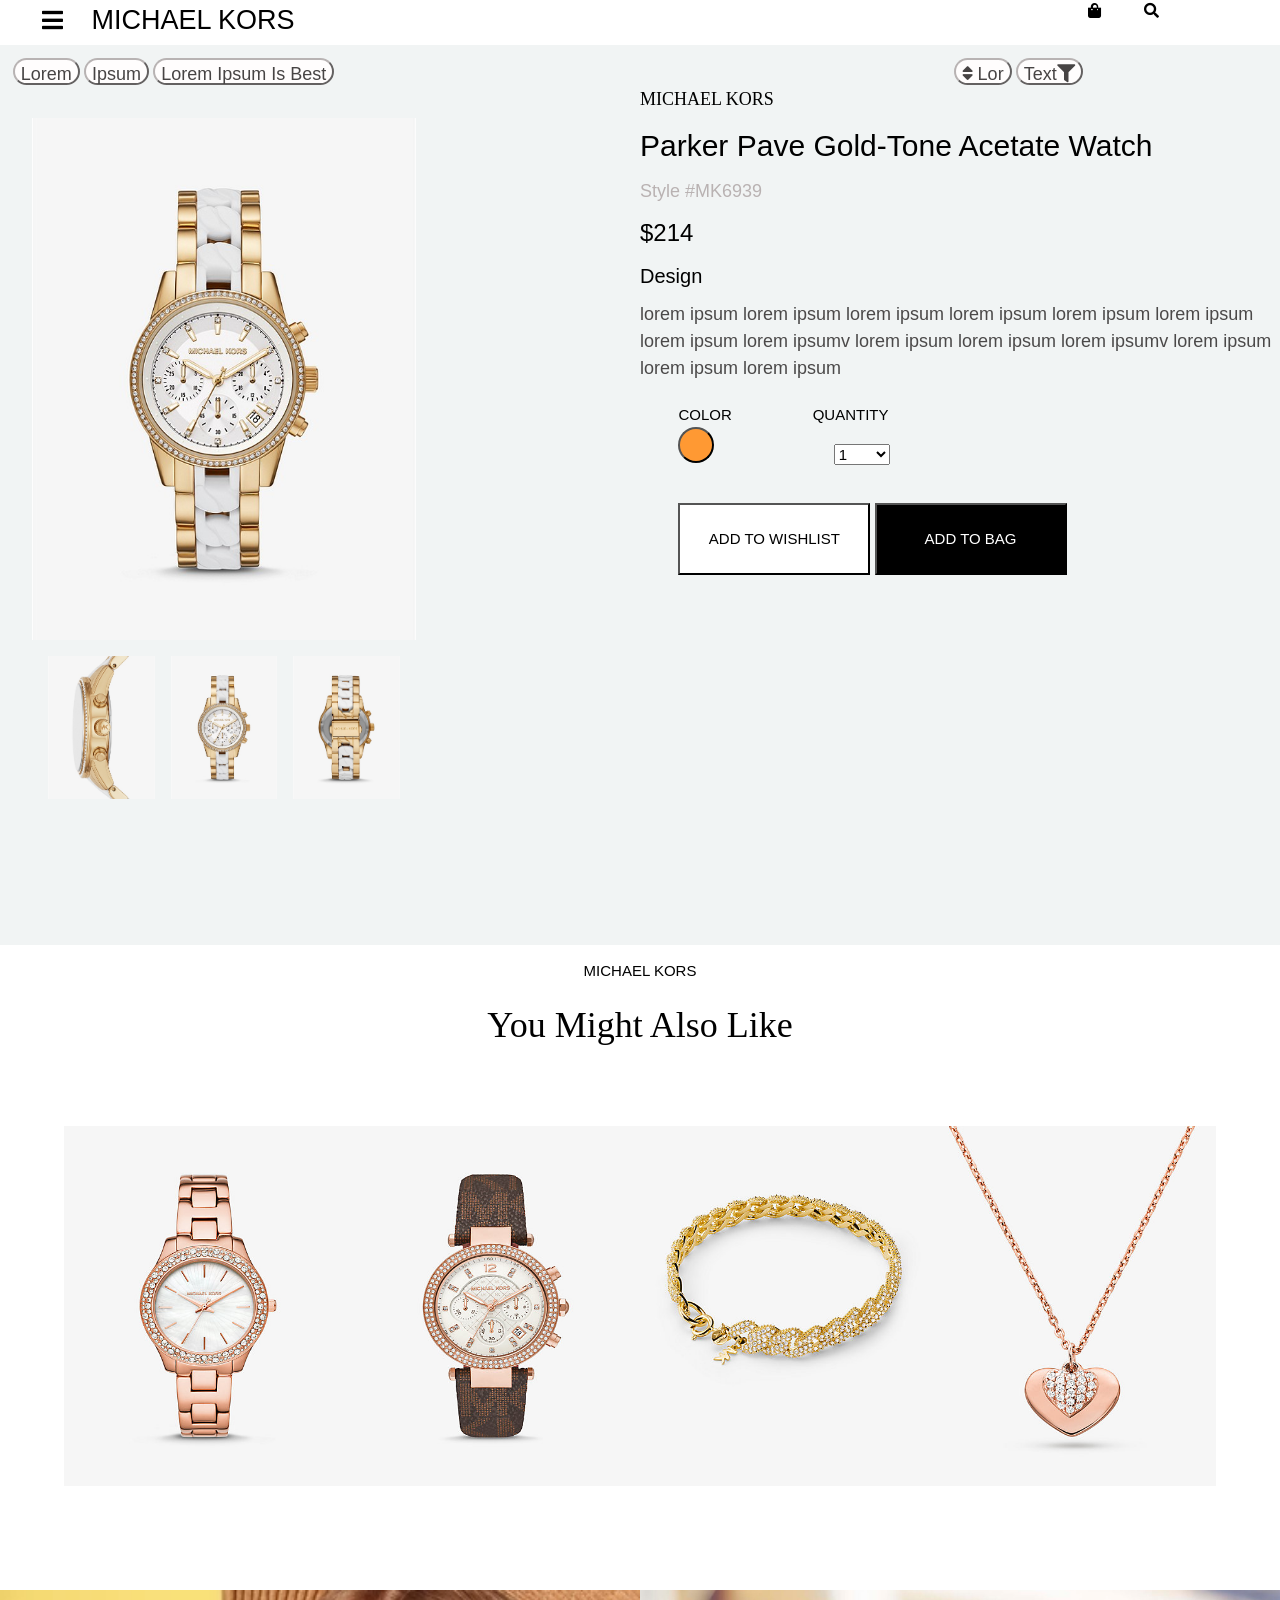
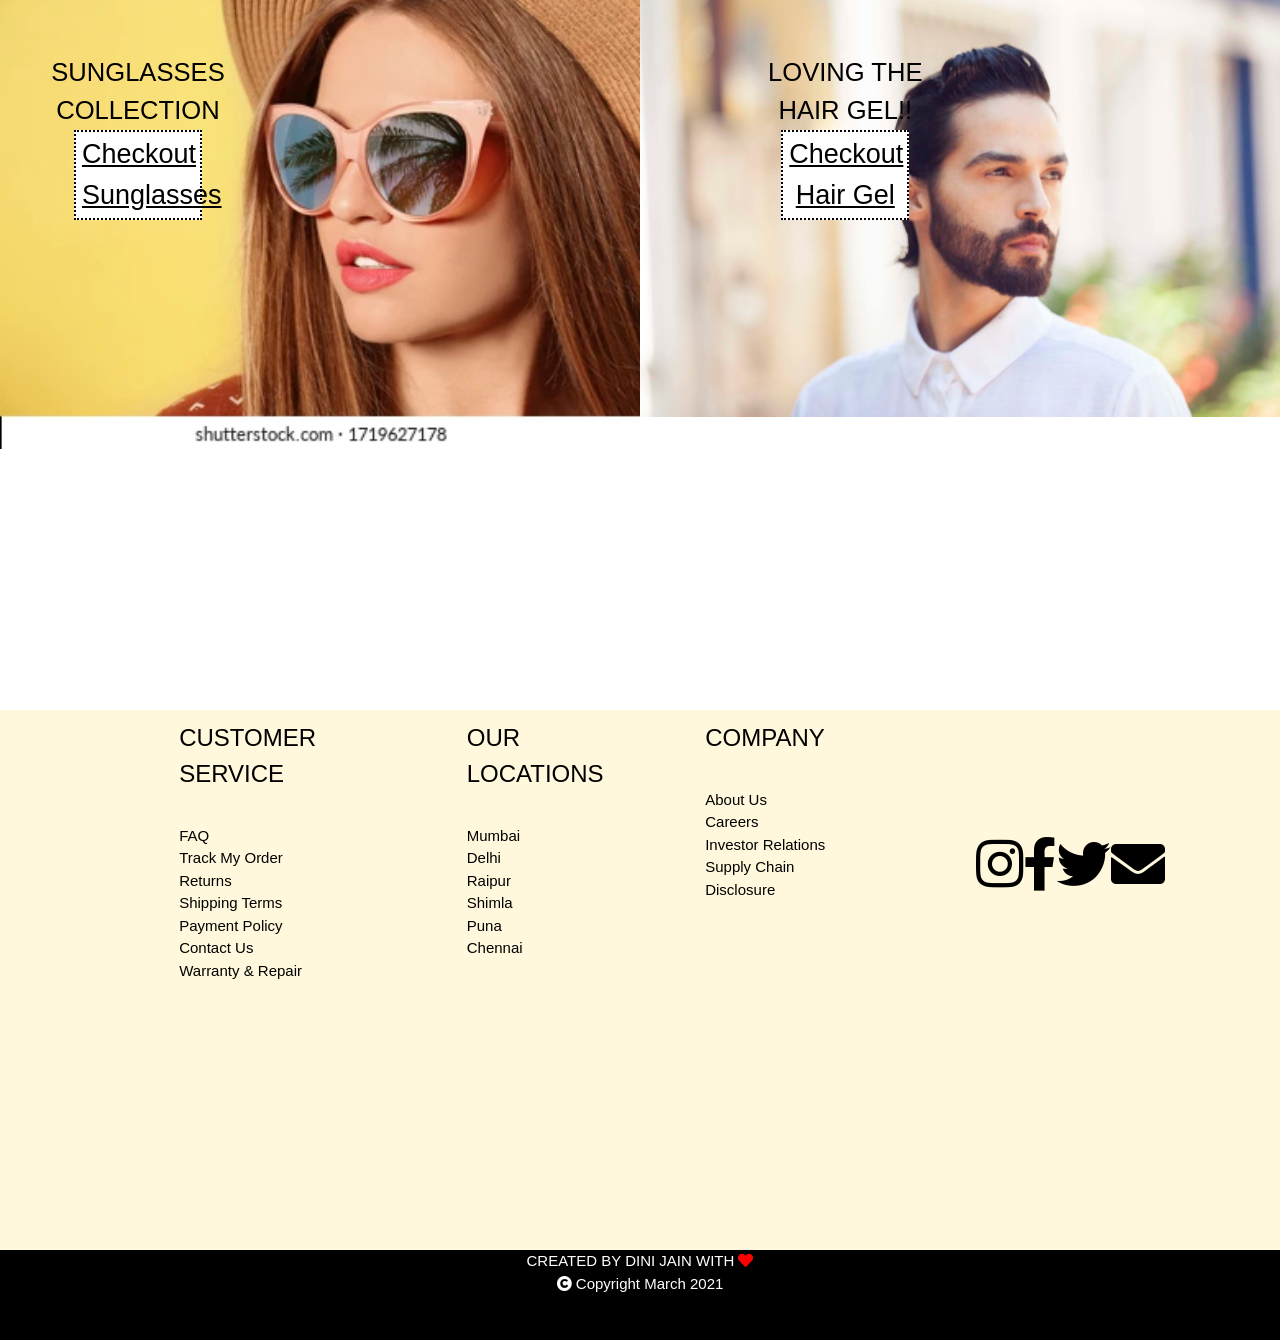
<file: index.html>
<!DOCTYPE html>
<html>
    <head>
        <link rel="stylesheet" href="https://use.fontawesome.com/releases/v5.15.3/css/all.css" integrity="sha384-SZXxX4whJ79/gErwcOYf+zWLeJdY/qpuqC4cAa9rOGUstPomtqpuNWT9wdPEn2fk" crossorigin="anonymous">
        <link rel="stylesheet" href="homepage.css">
        <link rel="stylesheet" href="https://www.w3schools.com/w3css/4/w3.css">
        <meta name="viewport" content="width=device-width, initial-scale=1.0">
        <title>
            SHOW WATCHES
        </title>
    </head>
    <body>
        <div class="w3-sidebar w3-bar-block w3-card w3-animate-left" style="display:none" id="leftMenu">
            <button onclick="closeLeftMenu()" class="w3-bar-item w3-button w3-large">Close &times;</button>
            <a href="#" class="w3-bar-item w3-button">HOME</a>
            <a href="#" class="w3-bar-item w3-button">WOMEN</a>
            <a href="#" class="w3-bar-item w3-button">MEN</a>
            <a href="#" class="w3-bar-item w3-button">WATCHES</a>
            <a href="#" class="w3-bar-item w3-button">SUNGLASSES</a>
            <a href="#" class="w3-bar-item w3-button">HAIR GEL</a>
          </div>
        <div class='header'>
            <div class='left-header'>
                <i class="fas fa-bars w3-button w3-xlarge w3-left " onclick="openLeftMenu()" ></i>
                <span>     MICHAEL KORS </span> 
            </div>
            <div class='right-header'>
                <i class="fa fa-shopping-bag" aria-hidden="true"></i>
                <i class="fa fa-search" aria-hidden="true" style="i hover:color: blue;"></i>
            </div>
        </div>
        <div class="display-watch">
            <div class="specifics">
                <div class="left-specifics">
                    <button type="button">Lorem</button>
                    <button type="button"> Ipsum</button>
                    <button type="button">Lorem Ipsum Is Best</button>
                </div>
                <div class="right-specifics">
                    <button type="button"><i class="fas fa-sort"></i> Lor</button>
                    <button type="button"> Text<i class="fa fa-filter" aria-hidden="true"></i></button>
                </div>
            </div>
            <div class="watch">
                <div class="left-watch">
                    <div class="w3-content1" >
                        <img class="mySlides" src="./Images/watch2.jpg" style="width:100%;display:none">
                        <img class="mySlides" src="./Images/watch1.jpg" style="width:100%">
                        <img class="mySlides" src="./Images/watch3.jpg" style="width:100%;display:none">
                      
                        <div class="w3-row-padding w3-section">
                          <div class="w3-col s4">
                            <img class="demo  w3-hover-opacity-off" src="./Images/watch2.jpg" style="width:100%;cursor:pointer" onclick="currentDiv(1)">
                          </div>
                          <div class="w3-col s4">
                            <img class="demo  w3-hover-opacity-off" src="./Images/watch1.jpg" style="width:100%;cursor:pointer" onclick="currentDiv(2)">
                          </div>
                          <div class="w3-col s4">
                            <img class="demo w3-hover-opacity-off" src="./Images/watch3.jpg" style="width:100%;cursor:pointer" onclick="currentDiv(3)">
                          </div>
                        </div>
                      </div>
                      
                      
                </div>
                <div class="right-watch">
                   <span>MICHAEL KORS</span> 
                   <h2>Parker Pave Gold-Tone Acetate Watch</h2> 
                   <p2>Style #MK6939</p2>
                   <h3>$214</h3>
                   <h4>Design</h4>
                   <span1>lorem ipsum lorem ipsum lorem ipsum lorem ipsum lorem ipsum lorem ipsum lorem ipsum lorem ipsumv lorem ipsum lorem ipsum lorem ipsumv lorem ipsum lorem ipsum lorem ipsum </span1>
              <div class="customise">
                  <br/>
                  <span2>COLOR</span2>
                  <span2>QUANTITY</span2>
                  <br/>
                  
                    <button class="color"></button>
                
                    <select class="qty" name="qty" id="qty">
                        <option value="1">1</option>
                        <option value="2">2</option>
                        <option value="3">3</option>
                        
                      </select>
                 
                
              </div>
                   <div class="bag">
                   <button class="wishlist">ADD TO WISHLIST</button>
                <button class="button">ADD TO BAG</button>
               </div>
                   
                </div>
            </div>
        </div>
        <div class="suggestions">
            <div class="like">
                <p style="text-align: center;">MICHAEL KORS</p>
                <h1 style="font-family:'cursive'">You Might Also Like</h1>
                </div>
                <div class="suggest">
                    <div ><img class='s1' src="./Images/s1.jpg"></div>
                    <div ><img class='s2' src="./Images/s2.jpg"></div>
                    <div ><img class='s3' src="./Images/s3.jpg"></div>
                    <div ><img class='s4' src="./Images/s4.jpg"></div>
                </div>
                
        </div>
        <div class="add">
            <div >
                <img class="sunglasses" src="./Images/sunglasses.webp">
               <div class="text1">SUNGLASSES <br/> COLLECTION <br/>
            <button class="button1"><a href="">Checkout Sunglasses</a> </button> 
        </div> 
            </div>
            <div >
                <img class="gel" src="./Images/hairgel.jpg">
                <div class="text2">LOVING THE <br/> HAIR GEL!! <br/>
                    <button class="button1"><a href="">Checkout Hair Gel</a> </button> 
            </div>
        </div>
        </div>
        <div class="footer">
            <div class="f1">
                <h3>CUSTOMER SERVICE</h3><br/>
                FAQ<br/>
Track My Order<br/>
Returns<br/>
Shipping Terms<br/>
Payment Policy<br/>
Contact Us<br/>
Warranty & Repair<br/>
            </div> 
            <div class="f1">
                <h3>OUR LOCATIONS</h3><br/>
                Mumbai<br/>
Delhi<br/>
Raipur<br/>
Shimla<br/>
Puna<br/>
Chennai<br/>

            </div>
            <div class="f1">
                <h3>COMPANY</h3><br/>
               
                About Us <br/>
                Careers<br/>
                Investor Relations<br/>
                Supply Chain Disclosure

            </div>
<div class="social">
    <a href=""><i class="fab fa-instagram"></i> </a>
    <a href=""><i class="fab fa-facebook-f"></i></a>
    <a href=""><i class="fab fa-twitter"></i></a>
    <a href=""><i class="fas fa-envelope"></i></a>

</div>

        </div>
        <div class="credits">
            <span>CREATED BY DINI JAIN WITH <i class="fas fa-heart" style="color: red;"></i> <br/>
                <i class="fas fa-copyright"></i> Copyright March 2021</span>
        </div>





        <script>
            function openLeftMenu() {
  document.getElementById("leftMenu").style.display = "block";
}

function closeLeftMenu() {
  document.getElementById("leftMenu").style.display = "none";
}

            function currentDiv(n) {
              showDivs(slideIndex = n);
            }
            
            function showDivs(n) {
              var i;
              var x = document.getElementsByClassName("mySlides");
              var dots = document.getElementsByClassName("demo");
              if (n > x.length) {slideIndex = 1}
              if (n < 1) {slideIndex = x.length}
              for (i = 0; i < x.length; i++) {
                x[i].style.display = "none";
              }
              for (i = 0; i < dots.length; i++) {
                dots[i].className = dots[i].className.replace(" w3-opacity-off", "");
              }
              x[slideIndex-1].style.display = "block";
              dots[slideIndex-1].className += " w3-opacity-off";
            }
            </script>
    </body>
</html>
</file>
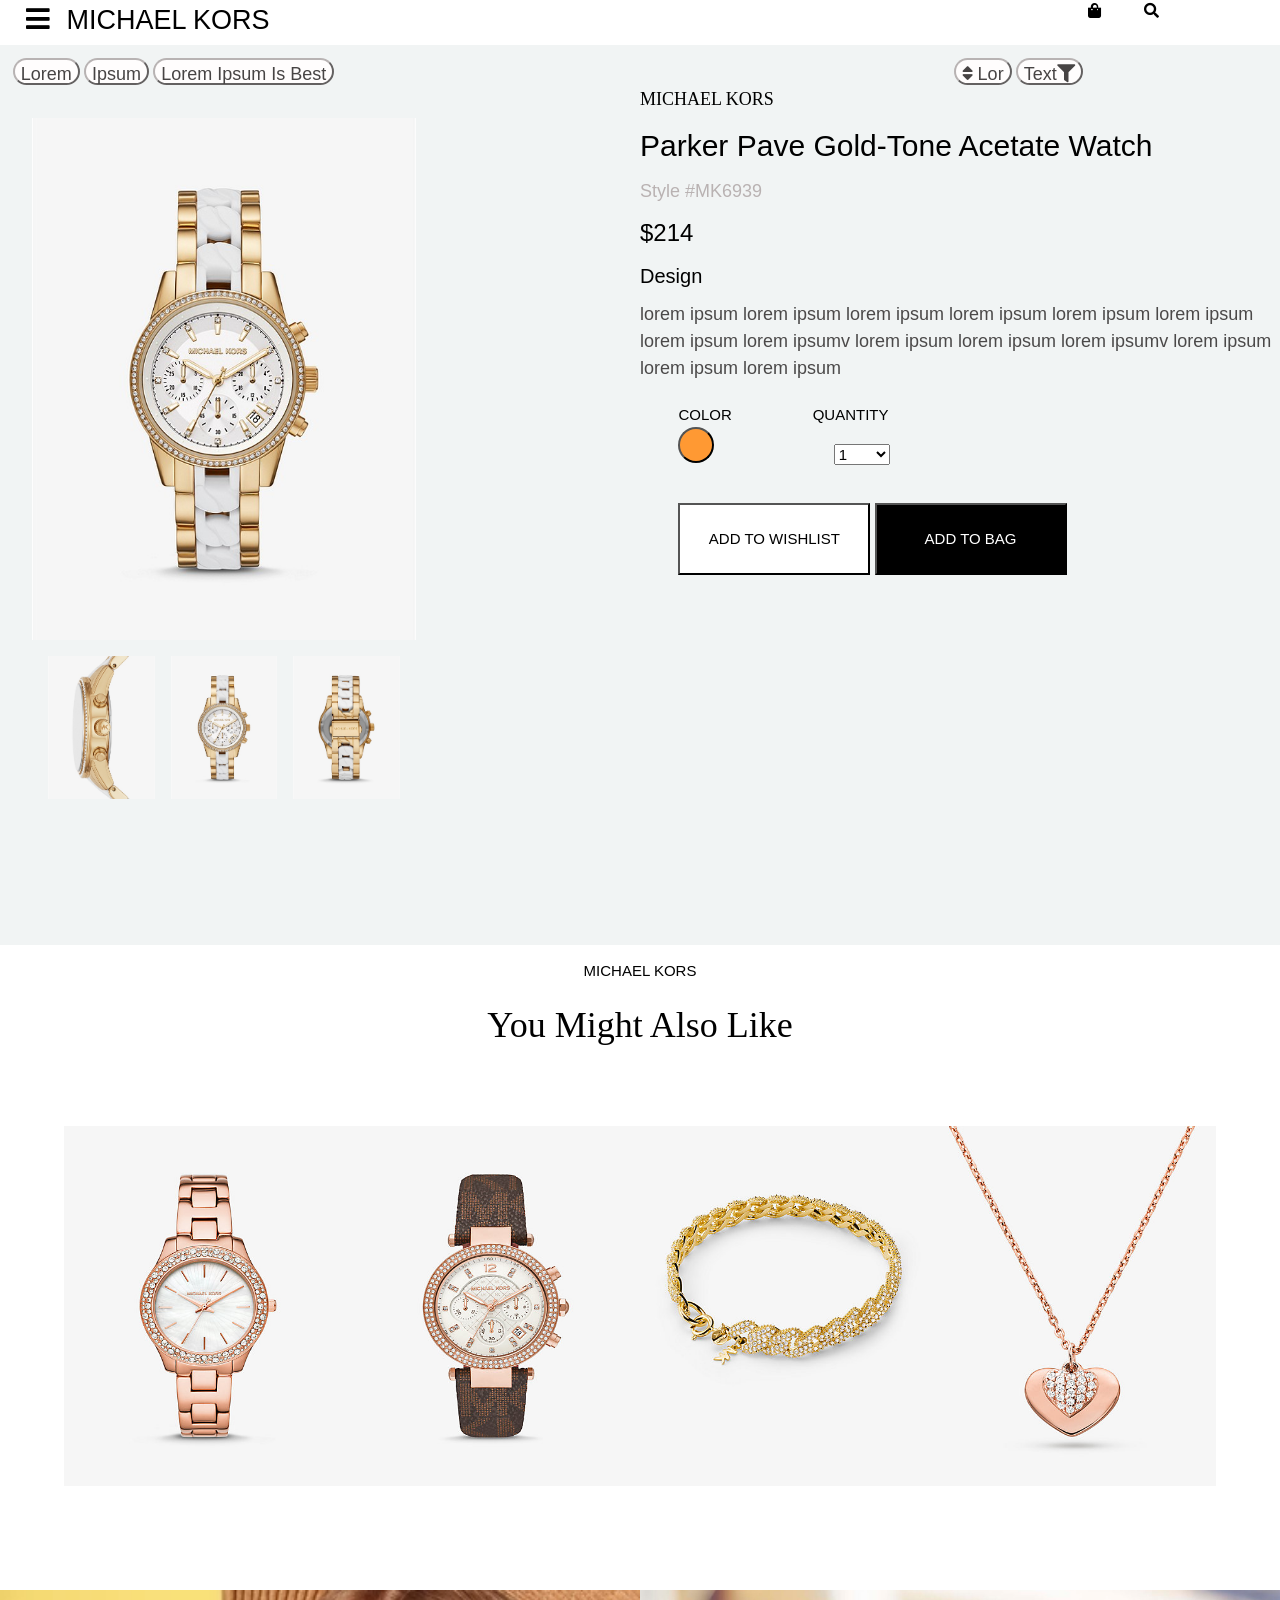
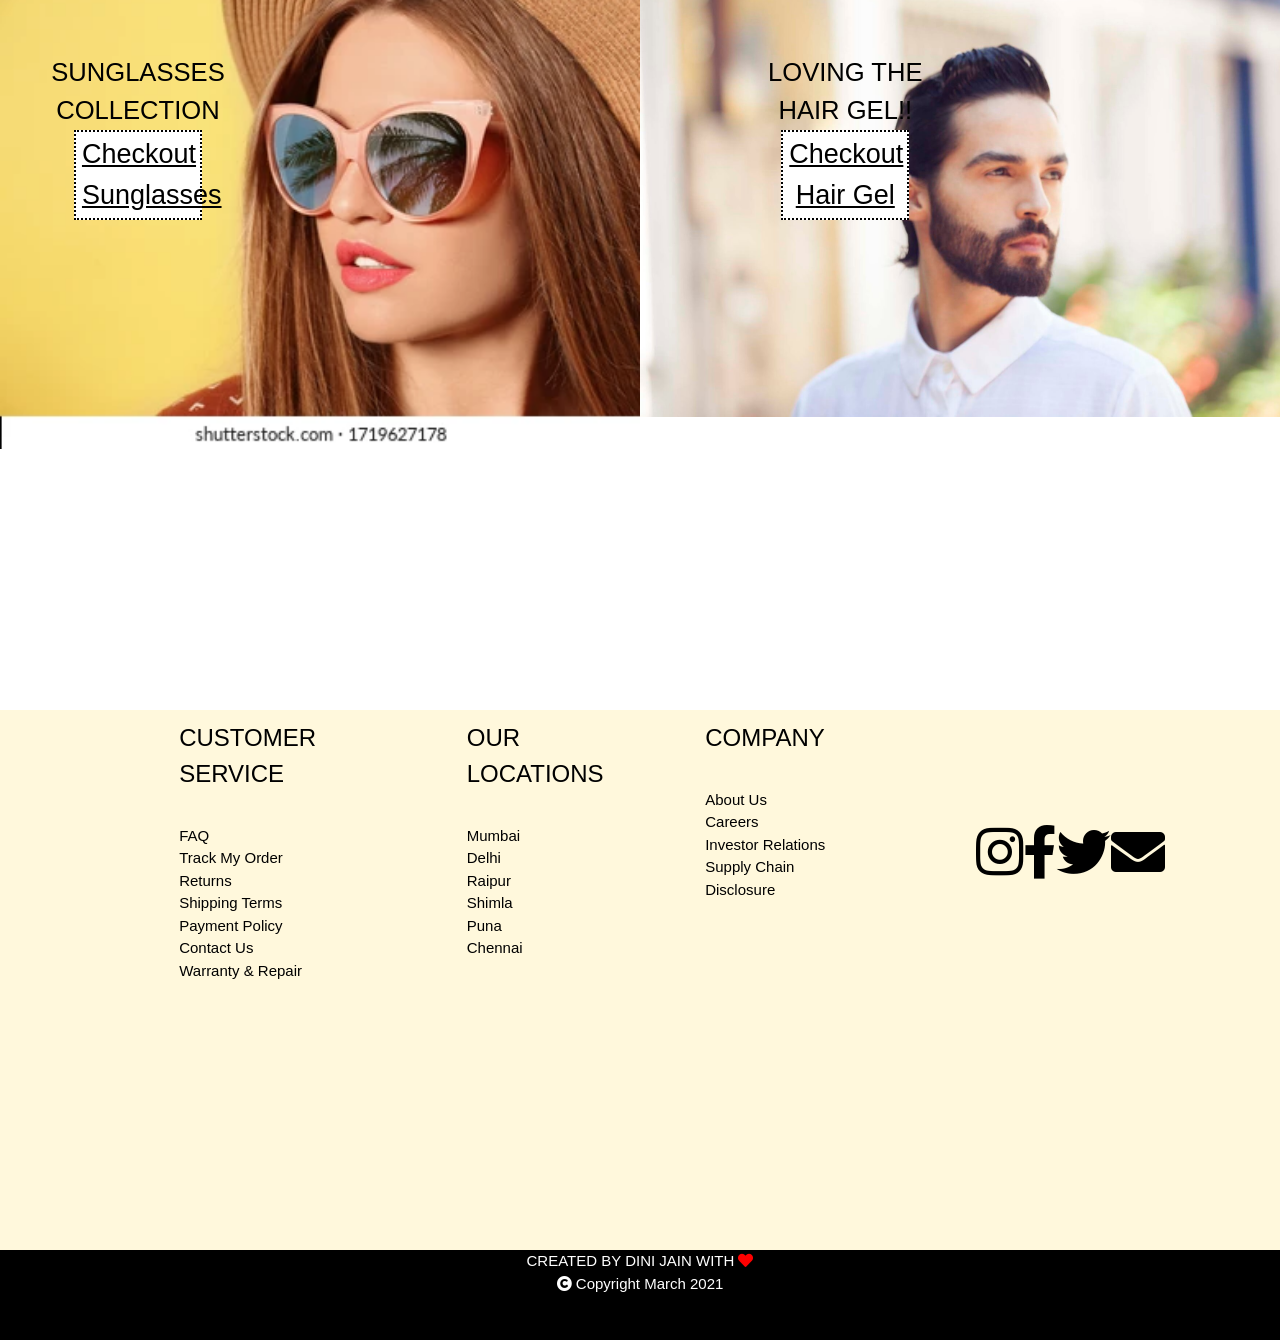
<file: homepage.html>
<!DOCTYPE html>
<html>
    <head>
        <link rel="stylesheet" href="https://use.fontawesome.com/releases/v5.15.3/css/all.css" integrity="sha384-SZXxX4whJ79/gErwcOYf+zWLeJdY/qpuqC4cAa9rOGUstPomtqpuNWT9wdPEn2fk" crossorigin="anonymous">
        <link rel="stylesheet" href="homepage.css">
        <link rel="stylesheet" href="https://www.w3schools.com/w3css/4/w3.css">
        <meta name="viewport" content="width=device-width, initial-scale=1.0">
        <title>
            SHOW WATCHES
        </title>
    </head>
    <body>
        <div class='header'>
            <div class='left-header'>
                <i class="fas fa-bars" ></i>
                <span>     MICHAEL KORS </span> 
            </div>
            <div class='right-header'>
                <i class="fa fa-shopping-bag" aria-hidden="true"></i>
                <i class="fa fa-search" aria-hidden="true"></i>
            </div>
        </div>
        <div class="display-watch">
            <div class="specifics">
                <div class="left-specifics">
                    <button type="button">Lorem</button>
                    <button type="button"> Ipsum</button>
                    <button type="button">Lorem Ipsum Is Best</button>
                </div>
                <div class="right-specifics">
                    <button type="button"><i class="fas fa-sort"></i> Lor</button>
                    <button type="button"> Text<i class="fa fa-filter" aria-hidden="true"></i></button>
                </div>
            </div>
            <div class="watch">
                <div class="left-watch">
                    <div class="w3-content1" >
                        <img class="mySlides" src="./Images/watch2.jpg" style="width:100%;display:none">
                        <img class="mySlides" src="./Images/watch1.jpg" style="width:100%">
                        <img class="mySlides" src="./Images/watch3.jpg" style="width:100%;display:none">
                      
                        <div class="w3-row-padding w3-section">
                          <div class="w3-col s4">
                            <img class="demo  w3-hover-opacity-off" src="./Images/watch2.jpg" style="width:100%;cursor:pointer" onclick="currentDiv(1)">
                          </div>
                          <div class="w3-col s4">
                            <img class="demo  w3-hover-opacity-off" src="./Images/watch1.jpg" style="width:100%;cursor:pointer" onclick="currentDiv(2)">
                          </div>
                          <div class="w3-col s4">
                            <img class="demo w3-hover-opacity-off" src="./Images/watch3.jpg" style="width:100%;cursor:pointer" onclick="currentDiv(3)">
                          </div>
                        </div>
                      </div>
                      
                      
                </div>
                <div class="right-watch">
                   <span>MICHAEL KORS</span> 
                   <h2>Parker Pave Gold-Tone Acetate Watch</h2> 
                   <p2>Style #MK6939</p2>
                   <h3>$214</h3>
                   <h4>Design</h4>
                   <span1>lorem ipsum lorem ipsum lorem ipsum lorem ipsum lorem ipsum lorem ipsum lorem ipsum lorem ipsumv lorem ipsum lorem ipsum lorem ipsumv lorem ipsum lorem ipsum lorem ipsum </span1>
              <div class="customise">
                  <br/>
                  <span2>COLOR</span2>
                  <span2>QUANTITY</span2>
                  <br/>
                  
                    <button class="color"></button>
                
                    <select class="qty" name="qty" id="qty">
                        <option value="1">1</option>
                        <option value="2">2</option>
                        <option value="3">3</option>
                        
                      </select>
                 
                
              </div>
                   <div class="bag">
                   <button class="wishlist">ADD TO WISHLIST</button>
                <button class="button">ADD TO BAG</button>
               </div>
                   
                </div>
            </div>
        </div>
        <div class="suggestions">
            <div class="like">
                <p style="text-align: center;">MICHAEL KORS</p>
                <h1 style="font-family:'cursive'">You Might Also Like</h1>
                </div>
                <div class="suggest">
                    <div ><img class='s1' src="./Images/s1.jpg"></div>
                    <div ><img class='s2' src="./Images/s2.jpg"></div>
                    <div ><img class='s3' src="./Images/s3.jpg"></div>
                    <div ><img class='s4' src="./Images/s4.jpg"></div>
                </div>
                
        </div>
        <div class="add">
            <div >
                <img class="sunglasses" src="./Images/sunglasses.webp">
               <div class="text1">SUNGLASSES <br/> COLLECTION <br/>
            <button class="button1"><a href="">Checkout Sunglasses</a> </button> 
        </div> 
            </div>
            <div >
                <img class="gel" src="./Images/hairgel.jpg">
                <div class="text2">LOVING THE <br/> HAIR GEL!! <br/>
                    <button class="button1"><a href="">Checkout Hair Gel</a> </button> 
            </div>
        </div>
        </div>
        <div class="footer">
            <div class="f1">
                <h3>CUSTOMER SERVICE</h3><br/>
                FAQ<br/>
Track My Order<br/>
Returns<br/>
Shipping Terms<br/>
Payment Policy<br/>
Contact Us<br/>
Warranty & Repair<br/>
            </div> 
            <div class="f1">
                <h3>OUR LOCATIONS</h3><br/>
                Mumbai<br/>
Delhi<br/>
Raipur<br/>
Shimla<br/>
Puna<br/>
Chennai<br/>

            </div>
            <div class="f1">
                <h3>COMPANY</h3><br/>
               
                About Us <br/>
                Careers<br/>
                Investor Relations<br/>
                Supply Chain Disclosure

            </div>
<div class="social">
    <i class="fab fa-instagram"></i> 
    <i class="fab fa-facebook-f"></i>
    <i class="fab fa-twitter"></i>
    <i class="fas fa-envelope"></i>

</div>

        </div>
        <div class="credits">
            <span>CREATED BY DINI JAIN WITH <i class="fas fa-heart" style="color: red;"></i> <br/>
                <i class="fas fa-copyright"></i> Copyright March 2021</span>
        </div>





        <script>
            function currentDiv(n) {
              showDivs(slideIndex = n);
            }
            
            function showDivs(n) {
              var i;
              var x = document.getElementsByClassName("mySlides");
              var dots = document.getElementsByClassName("demo");
              if (n > x.length) {slideIndex = 1}
              if (n < 1) {slideIndex = x.length}
              for (i = 0; i < x.length; i++) {
                x[i].style.display = "none";
              }
              for (i = 0; i < dots.length; i++) {
                dots[i].className = dots[i].className.replace(" w3-opacity-off", "");
              }
              x[slideIndex-1].style.display = "block";
              dots[slideIndex-1].className += " w3-opacity-off";
            }
            </script>
    </body>
</html>
</file>
<file: homepage.css>
.header{
    width: 100%;
    height: 5vh;
}
.left-header{
float: left;
    width: 85%;
    padding-left: 2vw;
}
.right-header{
    float:right;
    width: 15%;
    
}
.fa-bars{
    font-size:3vh;
}
.left-header span{
    font-size: 3vh;
    color: black;
    padding-left: 1vw;
}
.fa-search{
    padding-left: 3vw;
}
.display-watch{
    height: 100vh;
    background-color: rgba(225, 233, 233, 0.479);
    width: 100%;
}
.specifics{
    height: 4vh;
width: 100%;
padding: 1%;
padding-bottom: 2%;
}
.left-specifics{
    float: left;
    width: 75%;

}
.right-specifics{
    float: right;
    width: 25%;

}
.left-specifics  button{
    /* padding: 1vw 1.5vh 1vw 1vh; */
    
    background-color: rgb(255, 253, 253);
    text-align: center;
    display: inline-block;
    color: rgb(71, 68, 68);
    border-radius: 50px;
    border-color:  rgb(184, 179, 179);
    height: 3vh;
    font-size: 2vh;
}
.right-specifics button{

    background-color: rgb(255, 253, 253);
    text-align: center;
    display: inline-block;
    color: rgb(71, 68, 68);
    border-radius: 50px;
    border-color:  rgb(184, 179, 179);
    height: 3vh;
    font-size: 2vh;
justify-content: center;
}
.watch{
width: 100%;
height: 100%;
}
.left-watch{
float: left;
    width: 50%;
    height: 76vh;
}
.right-watch{
    float: right;
    width: 50%;;
    height: 76vh;
}
.w3-content1{
    
    align-items: center;
    width: 35vw;
    height: 66vh;
    padding: 5%;
}
.mySlides{
    width: 25vw;
    height: 58vh;
}
.right-watch span{
    font-size: 2vh;
    color:black;
    font-family: bold;
    /* font-family: cursive; */
}
.right-watch p2{
    font-size: 2vh;
    color: rgb(185, 178, 178);
}
.right-watch span1{
    font-size: 2vh;
    color: rgb(75, 73, 73);
}
/* .customise{
    padding: 5%;
} */
.customise .color{
    height: 4vh;
    width: 4vh;
    border-radius: 50%;
    background-color: #FF9933;
    cursor: pointer;
}
span2{
    padding: 3vw;
}
.qty{
    margin-left: 9vw;
    padding-right: 2vw;
}
.color{
    margin-left: 3vw;
}
/* #qty{
    padding-left: 5vw;
} */
.bag{
   padding-left: 3vw;
   padding-top: 4vh;
}
.right-watch .wishlist{
    height: 8vh;
    width: 15vw;
    background-color: white;
    color: black;
    cursor: pointer;
    
    
}

.right-watch .button{
    height: 8vh;
    width: 15vw;
    background-color: black;
    color: white;
    cursor: pointer;
    
}
.like .p{
    text-align: center;
    justify-content: center;
}
.suggestions{
    width: 100%;
    height: 70vh;
    text-align: center;
    /* background-color: gold; */
}
.suggest{
    max-width: 100%;
    height: 40vh;
    padding: 5%;
    
   
}
.s1{
    float: left;
    width: 25%;
    height: 40vh;
    
}
.s2{
    float: left;
    width: 25%;
    height: 40vh;
    /* margin-left: 1vw; */
}
.s3{
    float: left;
    width: 25%;
    height: 40vh;
    
}
.s4{
    float: left;
    width: 25%;
    height: 40vh;
    
}
.add{
    height: 80vh;
    width: 100%;
}
.sunglasses{
    float: left;
    width: 50%;
    position: relative;
}
.gel{
    float: left;
    width: 50%;
    position: relative;
}
.text1{
    position: absolute;
    font-size: 2vw;
    text-align:center;
    left: 0;
    padding-top: 7vh;
    padding-left: 4vw;
    font-family: Verdana, Geneva, Tahoma, sans-serif, bold;
}
.text2{
    position: absolute;
    font-size: 2vw;
    text-align:center;
    left: 0;
    padding-top: 7vh;
    padding-left: 60vw;
    font-family: Verdana, Geneva, Tahoma, sans-serif, bold;
}

.button1{
    height: 10vh;
    width: 10vw;
    font-size: 3vh;
    background-color: white;
    color: black;
    border-style: dotted;
    cursor: pointer;
    text-decoration: none;
}
.footer{
    height: 60vh;
    width: 100%;
    padding-left: 10vw;
    background-color: cornsilk;
    display: flex;
}
.f1{
    margin-left: 4vw;
}
.social{
    padding: 10%;
    font-size: 6vh;
    display: flex;
}
.social i:hover{
    color: blue;
}
.credits{
    height: 10vh;
    width: 100%;
    text-align: center;
    background-color: black;
    color: white;
}
</file>
